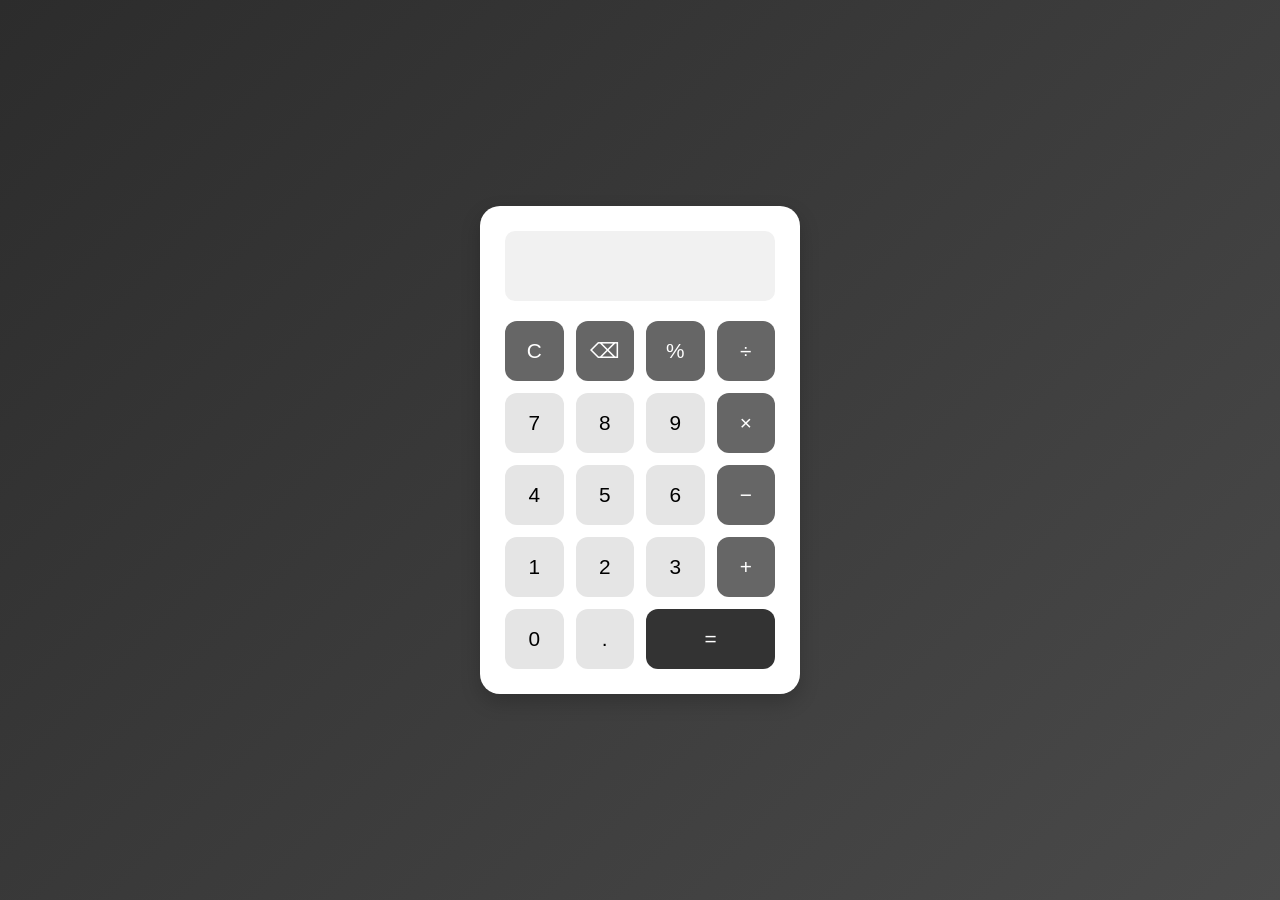
<file: Calculator/index.html>
<!DOCTYPE html>
<html lang="en">
<head>
    <meta charset="UTF-8">
    <meta name="viewport" content="width=device-width, initial-scale=1.0">
    <title>Calculator</title>
    <link rel="stylesheet" href="style.css">
</head>
<body>

    <div class="calculator">

        <input type="text" id="display" readonly>

        <div class="buttons">

            <button class="operator" onclick="clearDisplay()">C</button>
            <button class="operator" onclick="deleteLast()">⌫</button>
            <button class="operator" onclick="appendValue('%')">%</button>
            <button class="operator" onclick="appendValue('/')">÷</button>

            <button onclick="appendValue('7')">7</button>
            <button onclick="appendValue('8')">8</button>
            <button onclick="appendValue('9')">9</button>
            <button class="operator" onclick="appendValue('*')">×</button>

            <button onclick="appendValue('4')">4</button>
            <button onclick="appendValue('5')">5</button>
            <button onclick="appendValue('6')">6</button>
            <button class="operator" onclick="appendValue('-')">−</button>

            <button onclick="appendValue('1')">1</button>
            <button onclick="appendValue('2')">2</button>
            <button onclick="appendValue('3')">3</button>
            <button class="operator" onclick="appendValue('+')">+</button>

            <button onclick="appendValue('0')">0</button>
            <button onclick="appendValue('.')">.</button>
            <button class="equal" onclick="calculate()">=</button>

        </div>

    </div>

    <script src="script.js"></script>

</body>
</html>
</file>
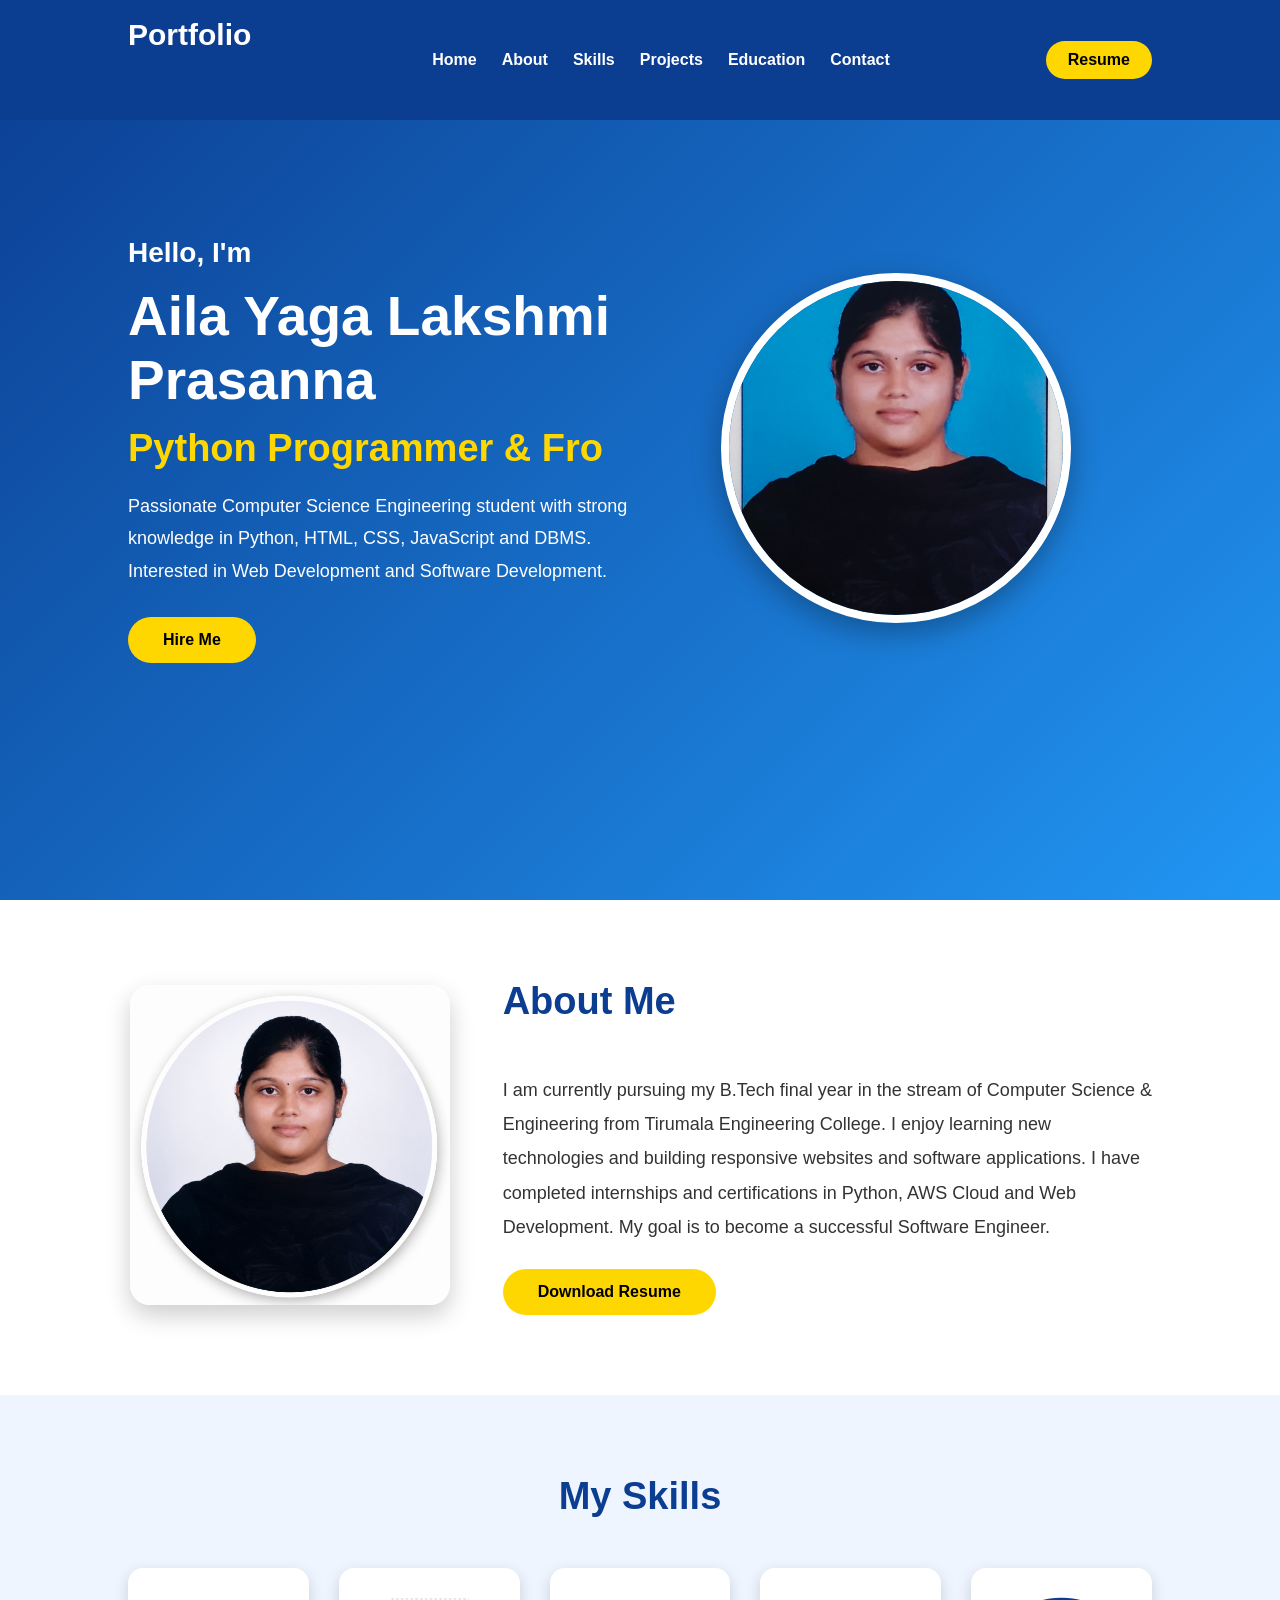
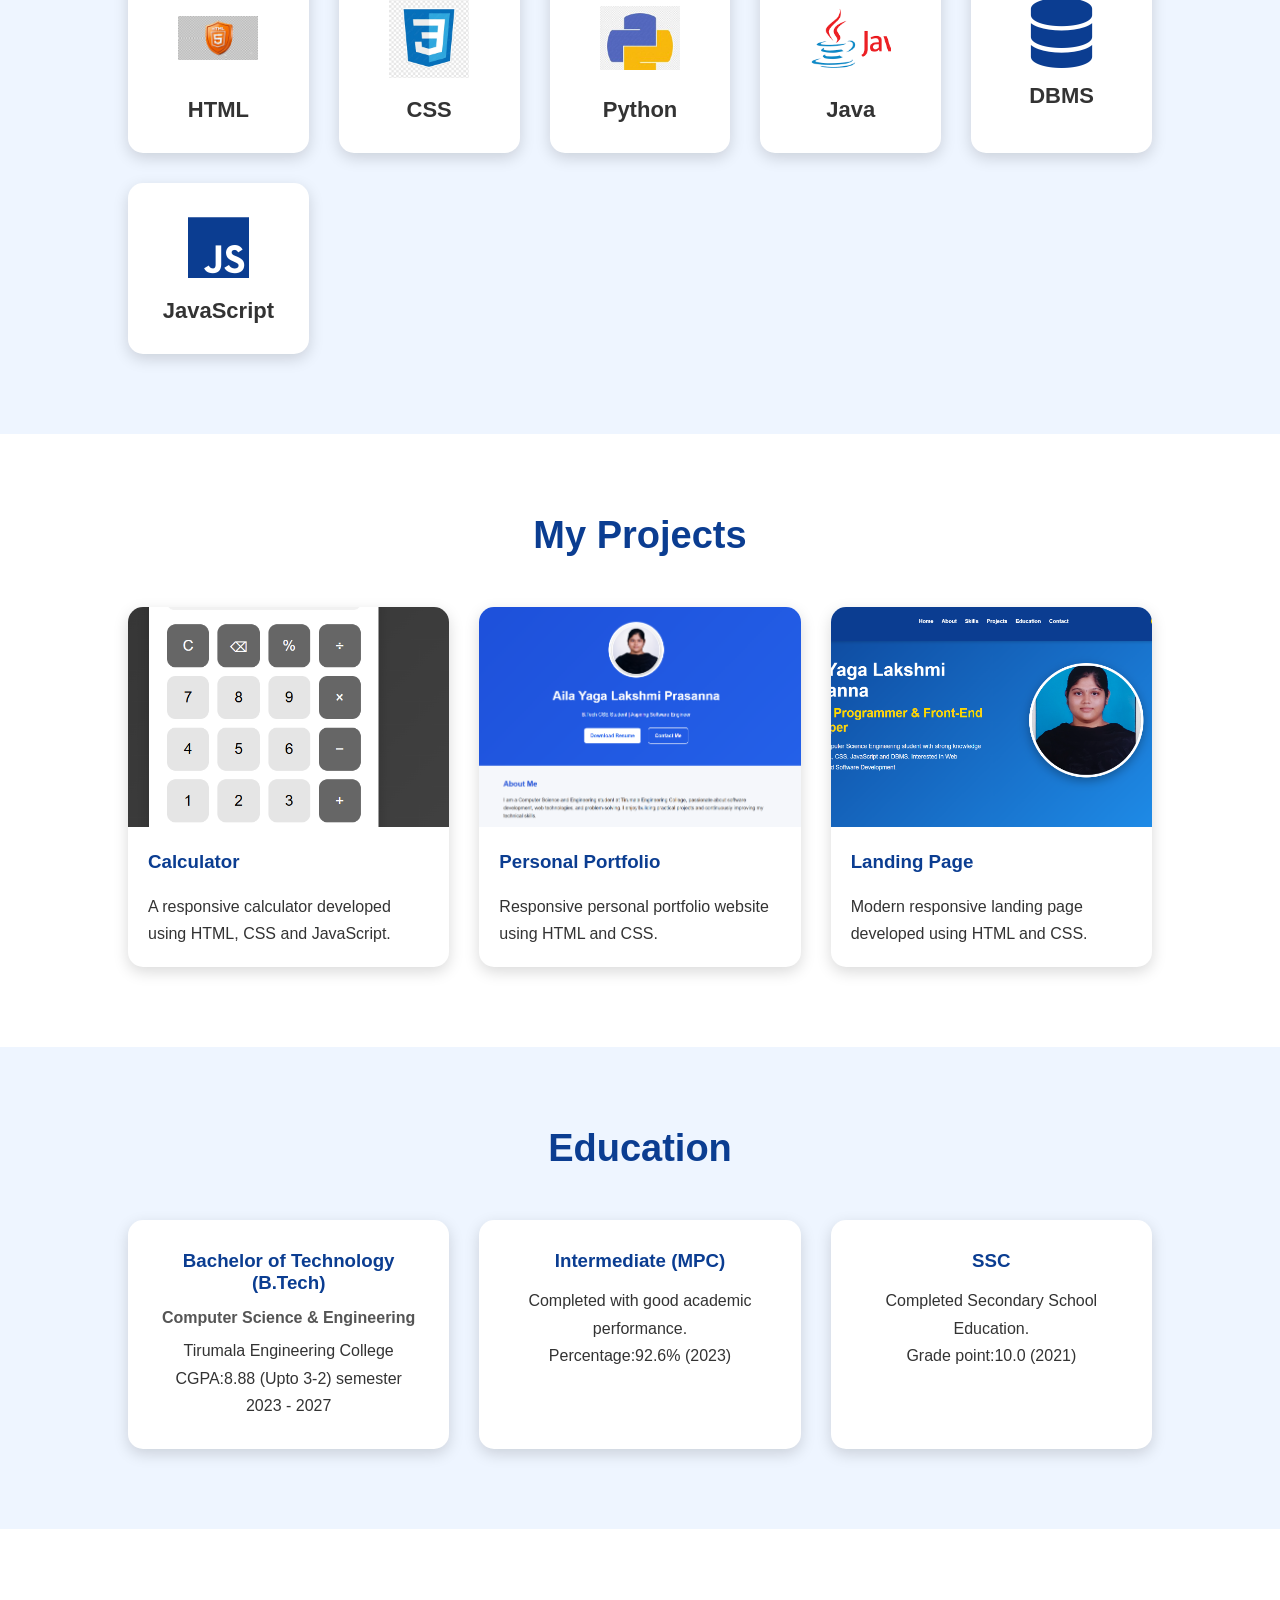
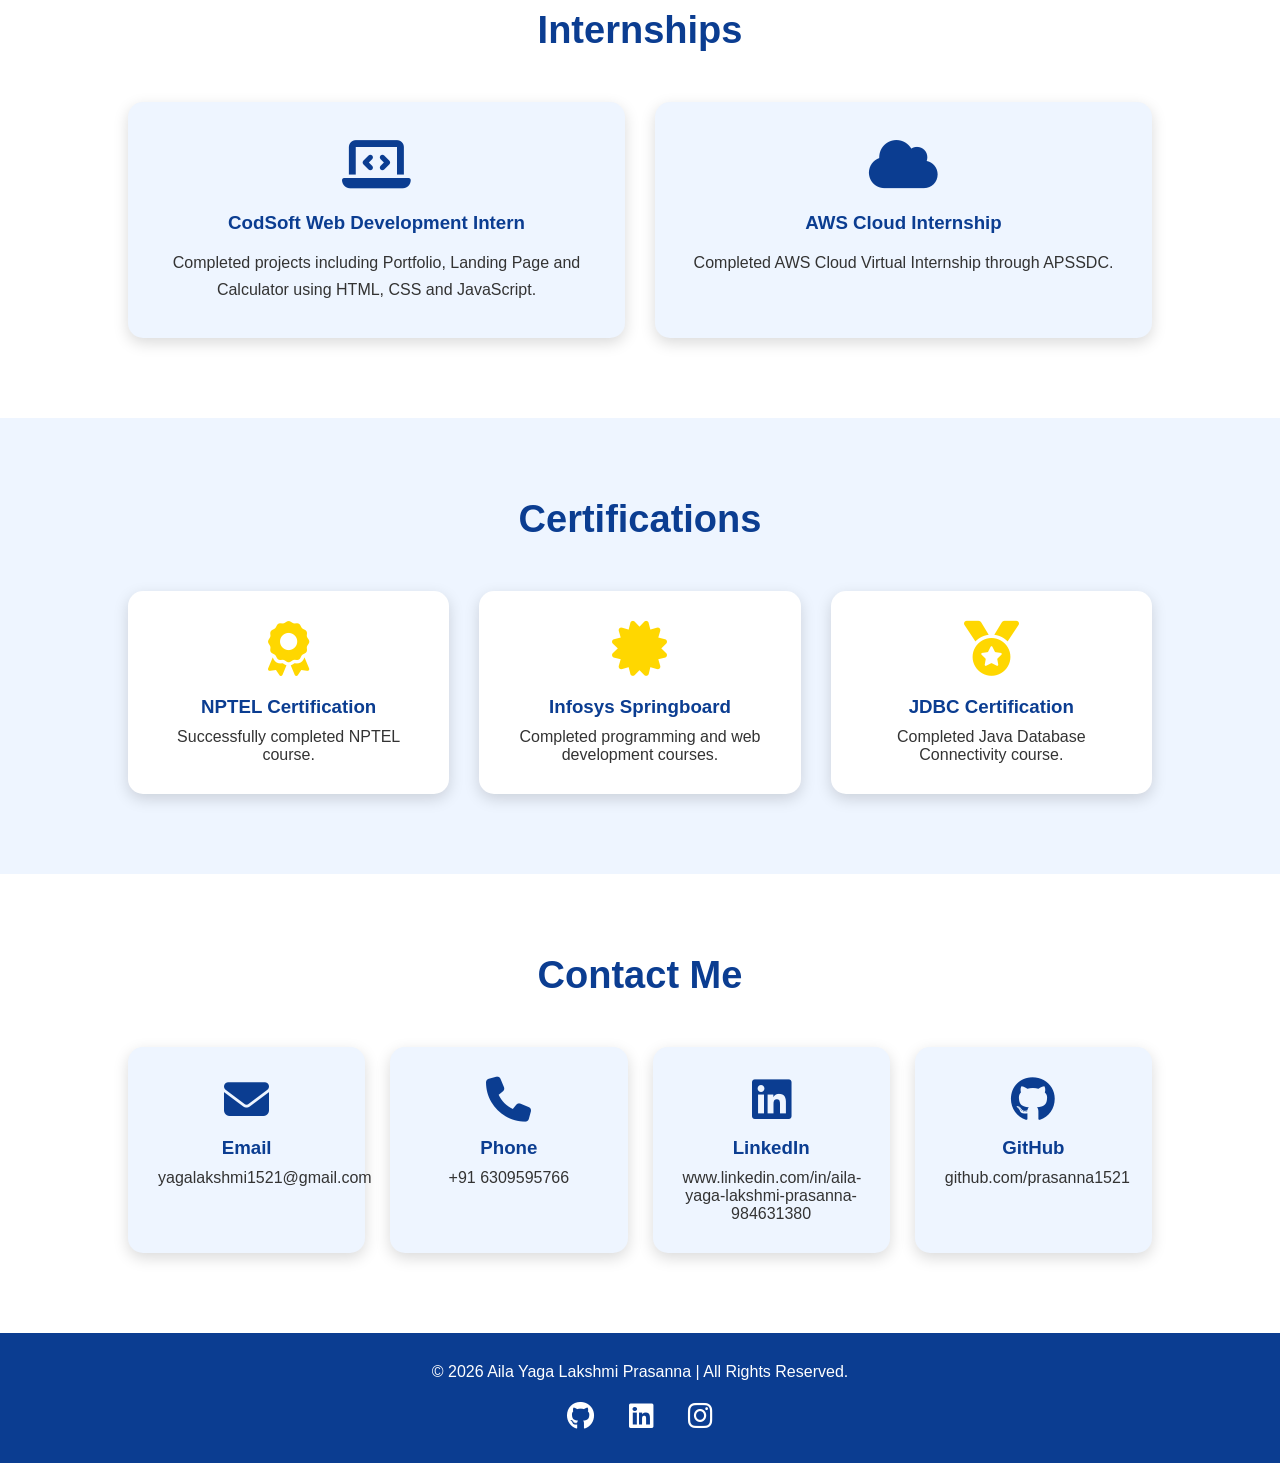
<file: Landing_page/index.html>
<!DOCTYPE html>
<html lang="en">
<head>
    <meta charset="UTF-8">
    <meta name="viewport" content="width=device-width, initial-scale=1.0">
    <title>Aila Yaga Lakshmi Prasanna | Portfolio</title>

    <link rel="stylesheet" href="style.css">

    <link rel="stylesheet"
    href="https://cdnjs.cloudflare.com/ajax/libs/font-awesome/6.5.2/css/all.min.css">

</head>

<body>

<header>

<nav>

<div class="logo">
    <h2>Portfolio</h2>
</div>

<ul>

<li><a href="#home">Home</a></li>
<li><a href="#about">About</a></li>
<li><a href="#skills">Skills</a></li>
<li><a href="#projects">Projects</a></li>
<li><a href="#education">Education</a></li>
<li><a href="#contact">Contact</a></li>

</ul>

<a href="resume.pdf" class="resume-btn" download>Resume</a>

</nav>

</header>

<!-- HOME -->

<section class="home" id="home">

<div class="home-text">

<h3>Hello, I'm</h3>

<h1>Aila Yaga Lakshmi Prasanna</h1>

<h2>Python Programmer & Front-End Developer</h2>

<p>

Passionate Computer Science Engineering student with
strong knowledge in Python, HTML, CSS, JavaScript and DBMS.
Interested in Web Development and Software Development.

</p>

<a href="#contact" class="btn">Hire Me</a>

</div>

<div class="home-image">

<img src="profile.jpeg" alt="Profile">

</div>

</section>

<!-- ABOUT -->

<section class="about" id="about">

<div class="about-image">

<img src="about.png" alt="About">

</div>

<div class="about-content">

<h2>About Me</h2>

<p>

I am currently pursuing my B.Tech final year in the stream of  Computer Science &
Engineering from Tirumala Engineering College.

I enjoy learning new technologies and building responsive
websites and software applications.

I have completed internships and certifications in Python,
AWS Cloud and Web Development. My goal is to become a
successful Software Engineer.

</p>

<a href="resume.pdf" download class="btn">

Download Resume

</a>

</div>

</section>

<!-- SKILLS -->

<section class="skills" id="skills">

<h2>My Skills</h2>

<div class="skills-container">

<div class="skill">

<img src="html.png">

<h3>HTML</h3>

</div>

<div class="skill">

<img src="css.png">

<h3>CSS</h3>

</div>

<div class="skill">

<img src="python.png">

<h3>Python</h3>

</div>

<div class="skill">

<img src="java.png">

<h3>Java</h3>

</div>

<div class="skill">

<i class="fa-solid fa-database"></i>

<h3>DBMS</h3>

</div>

<div class="skill">

<i class="fa-brands fa-js"></i>

<h3>JavaScript</h3>

</div>

</div>

</section>

<!-- PROJECTS -->

<section class="projects" id="projects">

<h2>My Projects</h2>

<div class="project-container">

<div class="project-card">

<img src="portfolio-1.png" alt="Calculator">

<h3>Calculator</h3>

<p>

A responsive calculator developed using
HTML, CSS and JavaScript.

</p>

</div>

<div class="project-card">

<img src="portfolio-2.png" alt="Portfolio">

<h3>Personal Portfolio</h3>

<p>

Responsive personal portfolio website
using HTML and CSS.

</p>

</div>

<div class="project-card">

<img src="portfolio-3.png" alt="Landing Page">

<h3>Landing Page</h3>

<p>

Modern responsive landing page
developed using HTML and CSS.

</p>

</div>

</div>

</section>
<!-- EDUCATION -->

<section class="education" id="education">

<h2>Education</h2>

<div class="education-container">

<div class="edu-card">

<h3>Bachelor of Technology (B.Tech)</h3>

<h4>Computer Science & Engineering</h4>

<p>Tirumala Engineering College</p>

<p>CGPA:8.88 (Upto 3-2) semester</p>

<p>2023 - 2027</p>

</div>

<div class="edu-card">

<h3>Intermediate (MPC)</h3>

<p>Completed with good academic performance.</p>

<p> Percentage:92.6% (2023) </p>

</div>

<div class="edu-card">

<h3>SSC</h3>

<p>Completed Secondary School Education.</p>

<p> Grade point:10.0 (2021)</p>

</div>

</div>

</section>

<!-- INTERNSHIP -->

<section class="internship">

<h2>Internships</h2>

<div class="intern-container">

<div class="intern-card">

<i class="fa-solid fa-laptop-code"></i>

<h3>CodSoft Web Development Intern</h3>

<p>

Completed projects including Portfolio,
Landing Page and Calculator using
HTML, CSS and JavaScript.

</p>

</div>

<div class="intern-card">

<i class="fa-solid fa-cloud"></i>

<h3>AWS Cloud Internship</h3>

<p>

Completed AWS Cloud Virtual Internship
through APSSDC.

</p>

</div>

</div>

</section>

<!-- CERTIFICATIONS -->

<section class="certifications">

<h2>Certifications</h2>

<div class="cert-container">

<div class="cert-card">

<i class="fa-solid fa-award"></i>

<h3>NPTEL Certification</h3>

<p>Successfully completed NPTEL course.</p>

</div>

<div class="cert-card">

<i class="fa-solid fa-certificate"></i>

<h3>Infosys Springboard</h3>

<p>Completed programming and web development courses.</p>

</div>

<div class="cert-card">

<i class="fa-solid fa-medal"></i>

<h3>JDBC Certification</h3>

<p>Completed Java Database Connectivity course.</p>

</div>

</div>

</section>

<!-- CONTACT -->

<section class="contact" id="contact">

<h2>Contact Me</h2>

<div class="contact-container">

<div class="contact-box">

<i class="fa-solid fa-envelope"></i>

<h3>Email</h3>

<p>yagalakshmi1521@gmail.com</p>

</div>

<div class="contact-box">

<i class="fa-solid fa-phone"></i>

<h3>Phone</h3>

<p>+91 6309595766</p>

</div>

<div class="contact-box">

<i class="fa-brands fa-linkedin"></i>

<h3>LinkedIn</h3>

<p>www.linkedin.com/in/aila-yaga-lakshmi-prasanna-984631380</p>

</div>

<div class="contact-box">

<i class="fa-brands fa-github"></i>

<h3>GitHub</h3>

<p>github.com/prasanna1521</p>

</div>

</div>

</section>

<!-- FOOTER -->

<footer>

<p>

© 2026 Aila Yaga Lakshmi Prasanna |
All Rights Reserved.

</p>

<div class="footer-icons">

<a href="#"><i class="fab fa-github"></i></a>

<a href="#"><i class="fab fa-linkedin"></i></a>

<a href="#"><i class="fab fa-instagram"></i></a>

</div>

</footer>
<script src="script.js"></script>
</body>
</html>
</file>
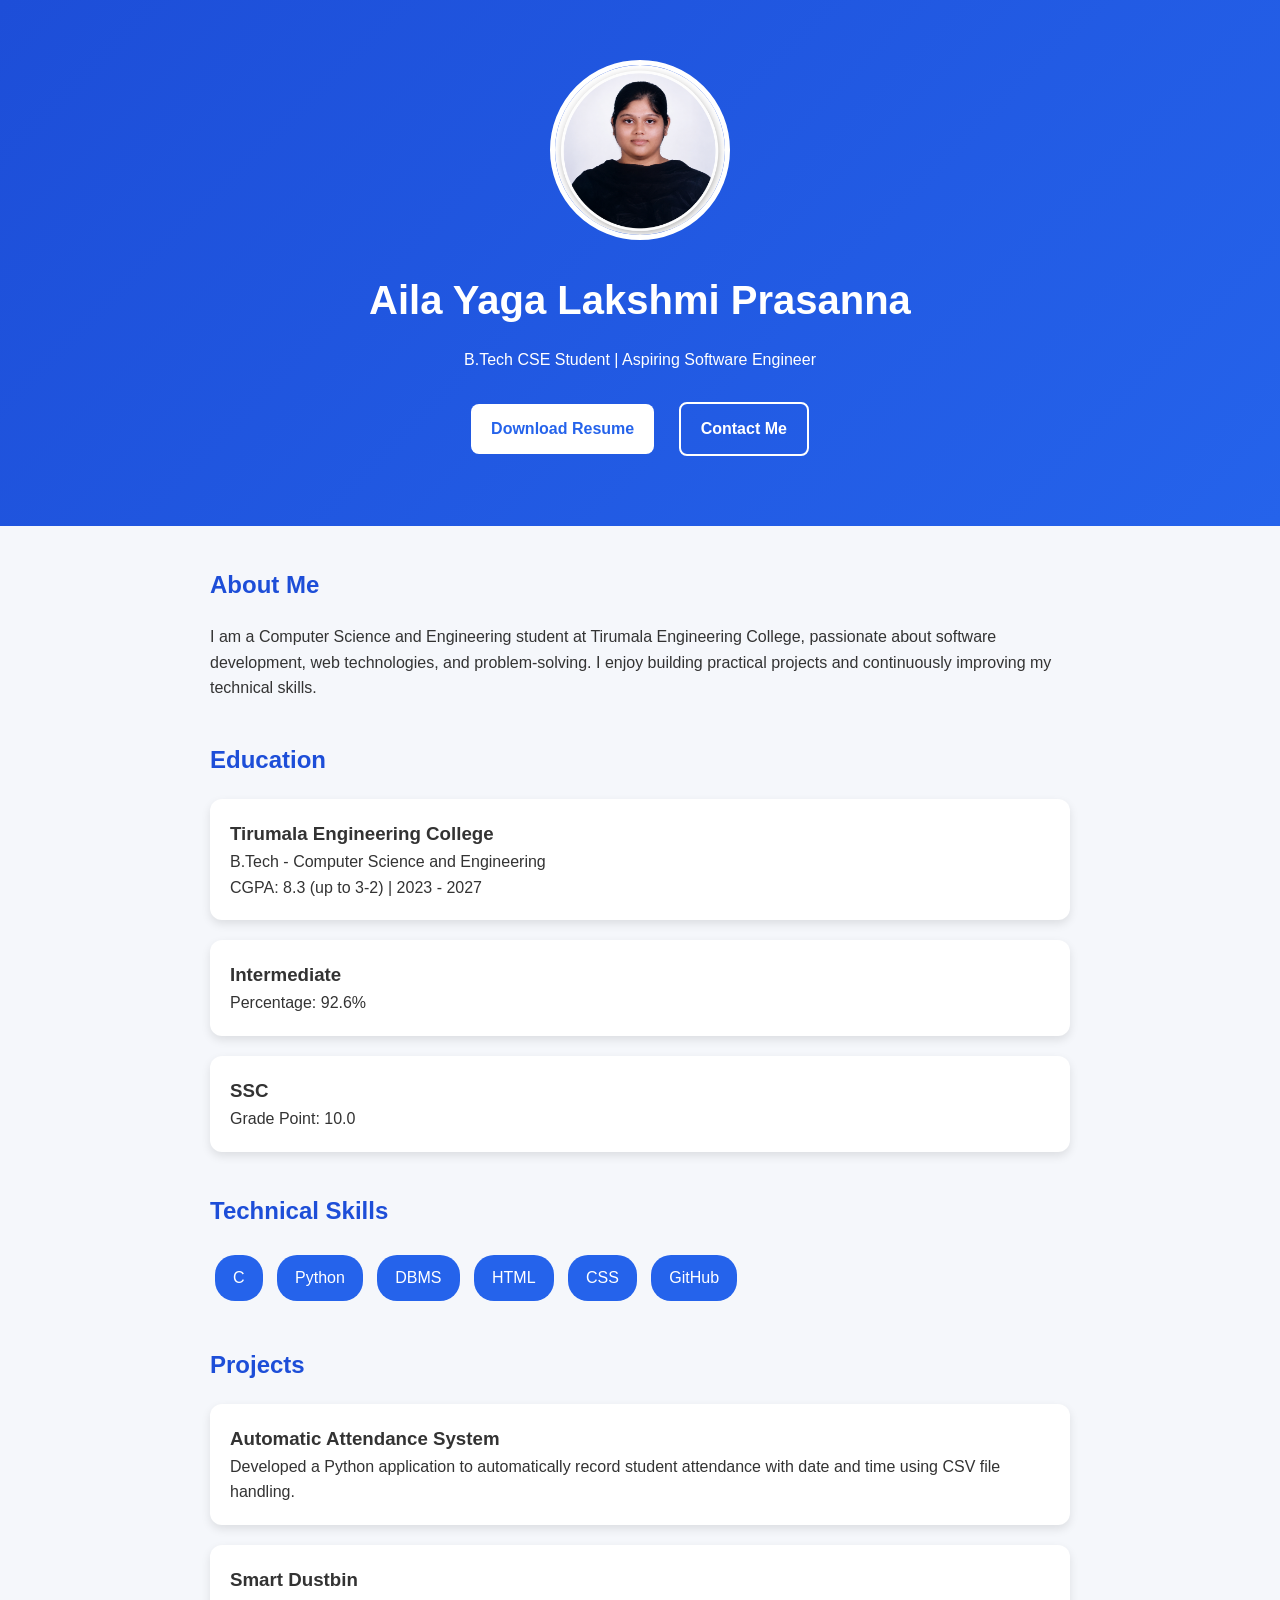
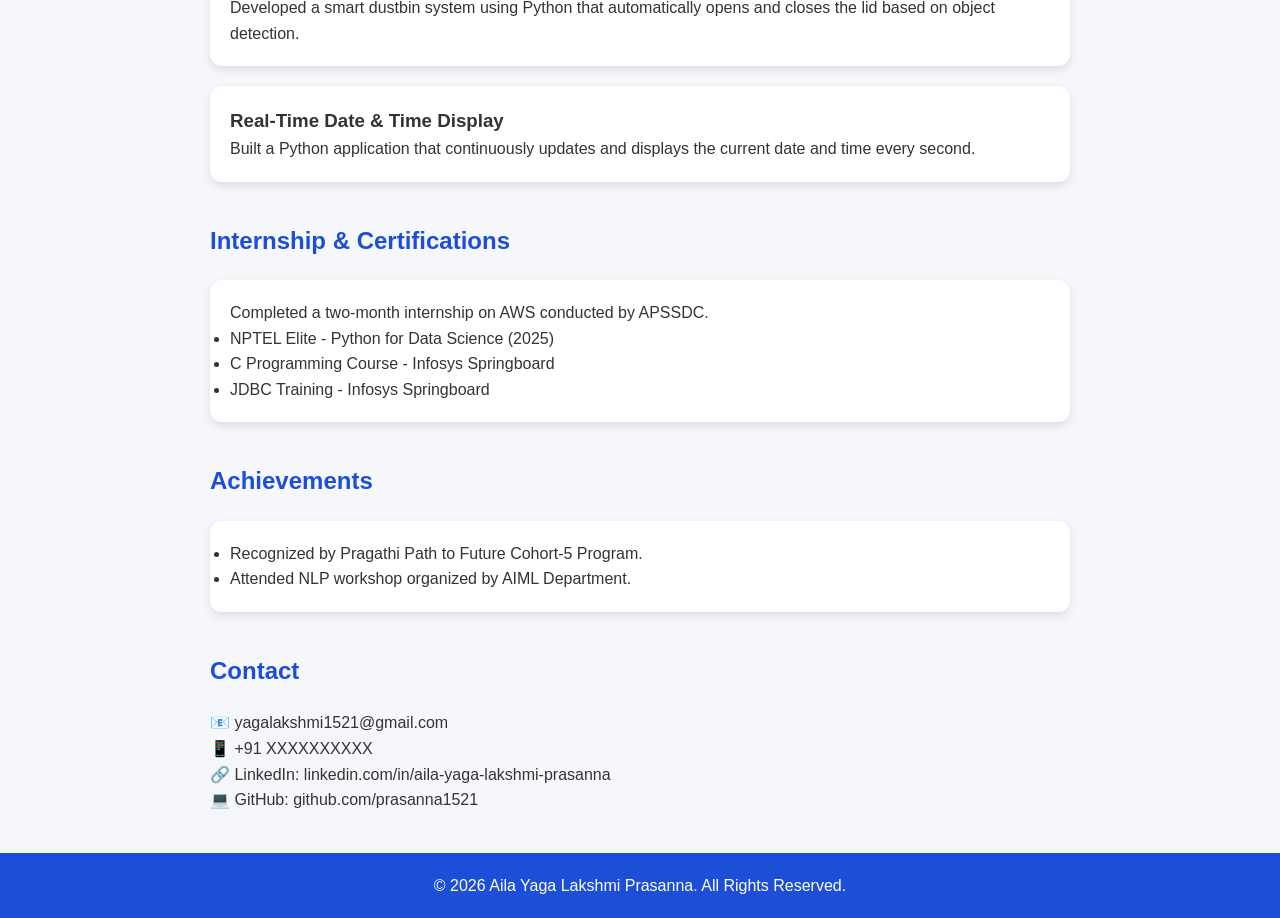
<file: Portfolio/index.html>
<!DOCTYPE html>
<html lang="en">
<head>
    <meta charset="UTF-8">
    <meta name="viewport" content="width=device-width, initial-scale=1.0">
    <title>Aila Yaga Lakshmi Prasanna | Portfolio</title>
    <link rel="stylesheet" href="style.css">
</head>

<body>

    <header class="hero">
        <div class="hero-content">

            <img src="./profile.png" alt="Profile Photo" class="profile-pic" width="120">  

            <h1>Aila Yaga Lakshmi Prasanna</h1>

            <p>B.Tech CSE Student | Aspiring Software Engineer</p>

            <div class="buttons">
                <a href="resumee.pdf" download class="btn">Download Resume</a>
                <a href="#contact" class="btn secondary">Contact Me</a>
            </div>

        </div>
    </header>

    <section>
        <h2>About Me</h2>

        <p>
            I am a Computer Science and Engineering student at Tirumala Engineering College,
            passionate about software development, web technologies, and problem-solving.
            I enjoy building practical projects and continuously improving my technical skills.
        </p>
    </section>

    <section>
        <h2>Education</h2>

        <div class="card">
            <h3>Tirumala Engineering College</h3>
            <p>B.Tech - Computer Science and Engineering</p>
            <p>CGPA: 8.3 (up to 3-2) | 2023 - 2027</p>
        </div>

        <div class="card">
            <h3>Intermediate</h3>
            <p>Percentage: 92.6%</p>
        </div>

        <div class="card">
            <h3>SSC</h3>
            <p>Grade Point: 10.0</p>
        </div>
    </section>

    <section>
        <h2>Technical Skills</h2>

        <div class="skills">
            <span>C</span>
            <span>Python</span>
            <span>DBMS</span>
            <span>HTML</span>
            <span>CSS</span>
            <span>GitHub</span>
        </div>
    </section>

    <section>
        <h2>Projects</h2>

        <div class="card">
            <h3>Automatic Attendance System</h3>

            <p>
                Developed a Python application to automatically record student attendance
                with date and time using CSV file handling.
            </p>
        </div>

        <div class="card">
            <h3>Smart Dustbin</h3>

            <p>
                Developed a smart dustbin system using Python that automatically opens
                and closes the lid based on object detection.
            </p>
        </div>

        <div class="card">
            <h3>Real-Time Date & Time Display</h3>

            <p>
                Built a Python application that continuously updates and displays
                the current date and time every second.
            </p>
        </div>
    </section>

    <section>
        <h2>Internship & Certifications</h2>

        <div class="card">
            <p>Completed a two-month internship on AWS conducted by APSSDC.</p>

            <ul>
                <li>NPTEL Elite - Python for Data Science (2025)</li>
                <li>C Programming Course - Infosys Springboard</li>
                <li>JDBC Training - Infosys Springboard</li>
            </ul>
        </div>
    </section>

    <section>
        <h2>Achievements</h2>

        <div class="card">
            <ul>
                <li>Recognized by Pragathi Path to Future Cohort-5 Program.</li>
                <li>Attended NLP workshop organized by AIML Department.</li>
            </ul>
        </div>
    </section>

    <section id="contact">
        <h2>Contact</h2>

        <p>📧 yagalakshmi1521@gmail.com</p>

        <p>📱 +91 XXXXXXXXXX</p>

        <p>🔗 LinkedIn: linkedin.com/in/aila-yaga-lakshmi-prasanna</p>

        <p>💻 GitHub: github.com/prasanna1521</p>
    </section>

    <footer>
        <p>© 2026 Aila Yaga Lakshmi Prasanna. All Rights Reserved.</p>
    </footer>

</body>
</html>
</file>
<file: Calculator/style.css>
* {
    margin: 0;
    padding: 0;
    box-sizing: border-box;
    font-family: Arial, sans-serif;
}

body {
    background: linear-gradient(135deg, #2c2c2c, #4a4a4a);
    display: flex;
    justify-content: center;
    align-items: center;
    height: 100vh;
}

.calculator {
    background: #ffffff;
    padding: 25px;
    border-radius: 20px;
    box-shadow: 0 8px 20px rgba(0, 0, 0, 0.2);
    width: 320px;
}

#display {
    width: 100%;
    height: 70px;
    border: none;
    background: #f1f1f1;
    border-radius: 10px;
    text-align: right;
    font-size: 2rem;
    padding: 15px;
    margin-bottom: 20px;
    color: #333;
}

.buttons {
    display: grid;
    grid-template-columns: repeat(4, 1fr);
    gap: 12px;
}

button {
    height: 60px;
    border: none;
    border-radius: 12px;
    background: #e5e5e5;
    font-size: 1.3rem;
    cursor: pointer;
    transition: 0.2s;
}

button:hover {
    transform: scale(1.05);
}

.operator {
    background: #666666;
    color: white;
}

.equal {
    grid-column: span 2;
    background: #333333;
    color: white;
}
</file>
<file: Landing_page/style.css>
/* ===========================
   GENERAL
=========================== */

*{
    margin:0;
    padding:0;
    box-sizing:border-box;
    font-family:'Poppins',sans-serif;
    scroll-behavior:smooth;
}

body{
    background:#f5f7fb;
    color:#333;
}

section{
    padding:80px 10%;
}

h2{
    text-align:center;
    font-size:38px;
    color:#0b3d91;
    margin-bottom:50px;
}

/* ===========================
   HEADER
=========================== */

header{
    position:fixed;
    width:100%;
    top:0;
    left:0;
    background:#0b3d91;
    z-index:1000;
    box-shadow:0 2px 10px rgba(0,0,0,.2);
}

nav{
    display:flex;
    justify-content:space-between;
    align-items:center;
    padding:18px 10%;
}

.logo h2{
    color:#fff;
    font-size:30px;
}

nav ul{
    display:flex;
    list-style:none;
}

nav ul li{
    margin-left:25px;
}

nav ul li a{
    text-decoration:none;
    color:#fff;
    font-weight:600;
    transition:.3s;
}

nav ul li a:hover{
    color:#ffd700;
}

.resume-btn{
    background:#ffd700;
    color:#000;
    text-decoration:none;
    padding:10px 22px;
    border-radius:30px;
    font-weight:bold;
    transition:.3s;
}

.resume-btn:hover{
    background:#fff;
}

/* ===========================
   HOME
=========================== */

.home{
    display:flex;
    justify-content:space-between;
    align-items:center;
    min-height:100vh;
    background:linear-gradient(135deg,#0b3d91,#2196f3);
    color:#fff;
    flex-wrap:wrap;
}

.home-text{
    flex:1;
    min-width:320px;
}

.home-text h3{
    font-size:28px;
}

.home-text h1{
    font-size:55px;
    margin:15px 0;
}

.home-text h2{
    color:#ffd700;
    text-align:left;
    margin-bottom:20px;
}

.home-text p{
    font-size:18px;
    line-height:1.8;
    margin-bottom:30px;
}

.btn{
    display:inline-block;
    padding:14px 35px;
    background:#ffd700;
    color:#000;
    text-decoration:none;
    border-radius:30px;
    font-weight:bold;
    transition:.3s;
}

.btn:hover{
    background:#fff;
    transform:scale(1.05);
}

.home-image{
    flex:1;
    text-align:center;
}

.home-image img{
    width:350px;
    height:350px;
    border-radius:50%;
    object-fit:cover;
    border:8px solid white;
    box-shadow:0 10px 30px rgba(0,0,0,.3);
}

/* ===========================
   ABOUT
=========================== */

.about{
    display:flex;
    align-items:center;
    gap:50px;
    flex-wrap:wrap;
    background:#fff;
}

.about-image{
    flex:1;
    text-align:center;
}

.about-image img{
    width:320px;
    border-radius:20px;
    box-shadow:0 10px 25px rgba(0,0,0,.2);
}

.about-content{
    flex:2;
}

.about-content h2{
    text-align:left;
}

.about-content p{
    font-size:18px;
    line-height:1.9;
    margin-bottom:25px;
}

/* ===========================
   SKILLS
=========================== */

.skills{
    background:#eef5ff;
}

.skills-container{
    display:grid;
    grid-template-columns:repeat(auto-fit,minmax(180px,1fr));
    gap:30px;
}

.skill{
    background:#fff;
    padding:30px;
    border-radius:15px;
    text-align:center;
    box-shadow:0 5px 15px rgba(0,0,0,.15);
    transition:.3s;
}

.skill:hover{
    transform:translateY(-10px);
}

.skill img{
    width:80px;
    height:80px;
    object-fit:contain;
    margin-bottom:15px;
}

.skill i{
    font-size:70px;
    color:#0b3d91;
    margin-bottom:15px;
}

.skill h3{
    font-size:22px;
}

/* ===========================
   PROJECTS
=========================== */

.projects{
    background:#fff;
}

.project-container{
    display:grid;
    grid-template-columns:repeat(auto-fit,minmax(300px,1fr));
    gap:30px;
}

.project-card{
    background:#fff;
    border-radius:15px;
    overflow:hidden;
    box-shadow:0 5px 15px rgba(0,0,0,.15);
    transition:.3s;
}

.project-card:hover{
    transform:translateY(-10px);
}

.project-card img{
    width:100%;
    height:220px;
    object-fit:cover;
}

.project-card h3{
    margin:20px;
    color:#0b3d91;
}

.project-card p{
    margin:0 20px 20px;
    line-height:1.7;
}
/* ===========================
   EDUCATION
=========================== */

.education{
    background:#eef5ff;
}

.education-container{
    display:grid;
    grid-template-columns:repeat(auto-fit,minmax(280px,1fr));
    gap:30px;
}

.edu-card{
    background:#fff;
    padding:30px;
    border-radius:15px;
    text-align:center;
    box-shadow:0 5px 15px rgba(0,0,0,.15);
    transition:0.3s;
}

.edu-card:hover{
    transform:translateY(-10px);
}

.edu-card h3{
    color:#0b3d91;
    margin-bottom:15px;
}

.edu-card h4{
    margin-bottom:10px;
    color:#555;
}

.edu-card p{
    line-height:1.7;
}

/* ===========================
   INTERNSHIP
=========================== */

.internship{
    background:#ffffff;
}

.intern-container{
    display:grid;
    grid-template-columns:repeat(auto-fit,minmax(320px,1fr));
    gap:30px;
}

.intern-card{
    background:#eef5ff;
    padding:35px;
    border-radius:15px;
    text-align:center;
    transition:0.3s;
    box-shadow:0 5px 15px rgba(0,0,0,.15);
}

.intern-card:hover{
    transform:translateY(-10px);
}

.intern-card i{
    font-size:55px;
    color:#0b3d91;
    margin-bottom:20px;
}

.intern-card h3{
    margin-bottom:15px;
    color:#0b3d91;
}

.intern-card p{
    line-height:1.7;
}

/* ===========================
   CERTIFICATIONS
=========================== */

.certifications{
    background:#eef5ff;
}

.cert-container{
    display:grid;
    grid-template-columns:repeat(auto-fit,minmax(280px,1fr));
    gap:30px;
}

.cert-card{
    background:#fff;
    padding:30px;
    border-radius:15px;
    text-align:center;
    transition:.3s;
    box-shadow:0 5px 15px rgba(0,0,0,.15);
}

.cert-card:hover{
    transform:translateY(-10px);
}

.cert-card i{
    font-size:55px;
    color:#FFD700;
    margin-bottom:20px;
}

.cert-card h3{
    color:#0b3d91;
    margin-bottom:10px;
}

/* ===========================
   CONTACT
=========================== */

.contact{
    background:#ffffff;
}

.contact-container{
    display:grid;
    grid-template-columns:repeat(auto-fit,minmax(220px,1fr));
    gap:25px;
}

.contact-box{
    background:#eef5ff;
    padding:30px;
    text-align:center;
    border-radius:15px;
    transition:.3s;
    box-shadow:0 5px 15px rgba(0,0,0,.15);
}

.contact-box:hover{
    transform:translateY(-10px);
}

.contact-box i{
    font-size:45px;
    color:#0b3d91;
    margin-bottom:15px;
}

.contact-box h3{
    margin-bottom:10px;
    color:#0b3d91;
}

/* ===========================
   FOOTER
=========================== */

footer{
    background:#0b3d91;
    color:white;
    text-align:center;
    padding:30px;
}

.footer-icons{
    margin-top:20px;
}

.footer-icons a{
    color:white;
    font-size:28px;
    margin:0 15px;
    transition:.3s;
}

.footer-icons a:hover{
    color:#FFD700;
}

/* ===========================
   ANIMATIONS
=========================== */

.home-text,
.home-image,
.about,
.skill,
.project-card,
.edu-card,
.intern-card,
.cert-card,
.contact-box{
    animation:fadeUp 1s ease;
}

@keyframes fadeUp{

    from{
        opacity:0;
        transform:translateY(40px);
    }

    to{
        opacity:1;
        transform:translateY(0);
    }

}

/* ===========================
   RESPONSIVE DESIGN
=========================== */

@media(max-width:768px){

nav{
    flex-direction:column;
    padding:15px;
}

nav ul{
    flex-direction:column;
    margin-top:15px;
    text-align:center;
}

nav ul li{
    margin:10px 0;
}

.home{
    flex-direction:column-reverse;
    text-align:center;
    padding-top:140px;
}

.home-text h1{
    font-size:40px;
}

.home-text h2{
    text-align:center;
    font-size:24px;
}

.home-image img{
    width:260px;
    height:260px;
    margin-bottom:30px;
}

.about{
    flex-direction:column;
    text-align:center;
}

.about-content h2{
    text-align:center;
}

.about-image img{
    width:250px;
}

h2{
    font-size:30px;
}

section{
    padding:60px 7%;
}

.resume-btn{
    margin-top:15px;
}

}
</file>
<file: Portfolio/style.css>
* {
    margin: 0;
    padding: 0;
    box-sizing: border-box;
}

body {
    font-family: Arial, sans-serif;
    background: #f5f7fb;
    color: #333;
    line-height: 1.6;
}

.hero {
    background: linear-gradient(135deg, #1d4ed8, #2563eb);
    color: white;
    text-align: center;
    padding: 60px 20px;
}

.profile-pic {
    width: 180px;
    height: 180px;
    border-radius: 50%;
    border: 5px solid white;
    object-fit: cover;
}

.hero h1 {
    margin-top: 20px;
    font-size: 2.5rem;
}

.hero p {
    margin: 15px 0;
}

.buttons {
    margin-top: 20px;
}

.btn {
    display: inline-block;
    background: white;
    color: #2563eb;
    text-decoration: none;
    padding: 12px 20px;
    border-radius: 8px;
    margin: 10px;
    font-weight: bold;
}

.secondary {
    background: transparent;
    color: white;
    border: 2px solid white;
}

section {
    max-width: 900px;
    margin: 40px auto;
    padding: 0 20px;
}

h2 {
    color: #1d4ed8;
    margin-bottom: 20px;
}

.card {
    background: white;
    padding: 20px;
    border-radius: 12px;
    margin-bottom: 20px;
    box-shadow: 0 4px 10px rgba(0,0,0,0.1);
}

.skills span {
    display: inline-block;
    background: #2563eb;
    color: white;
    padding: 10px 18px;
    border-radius: 20px;
    margin: 5px;
}

footer {
    background: #1d4ed8;
    color: white;
    text-align: center;
    padding: 20px;
    margin-top: 40px;
}
</file>
